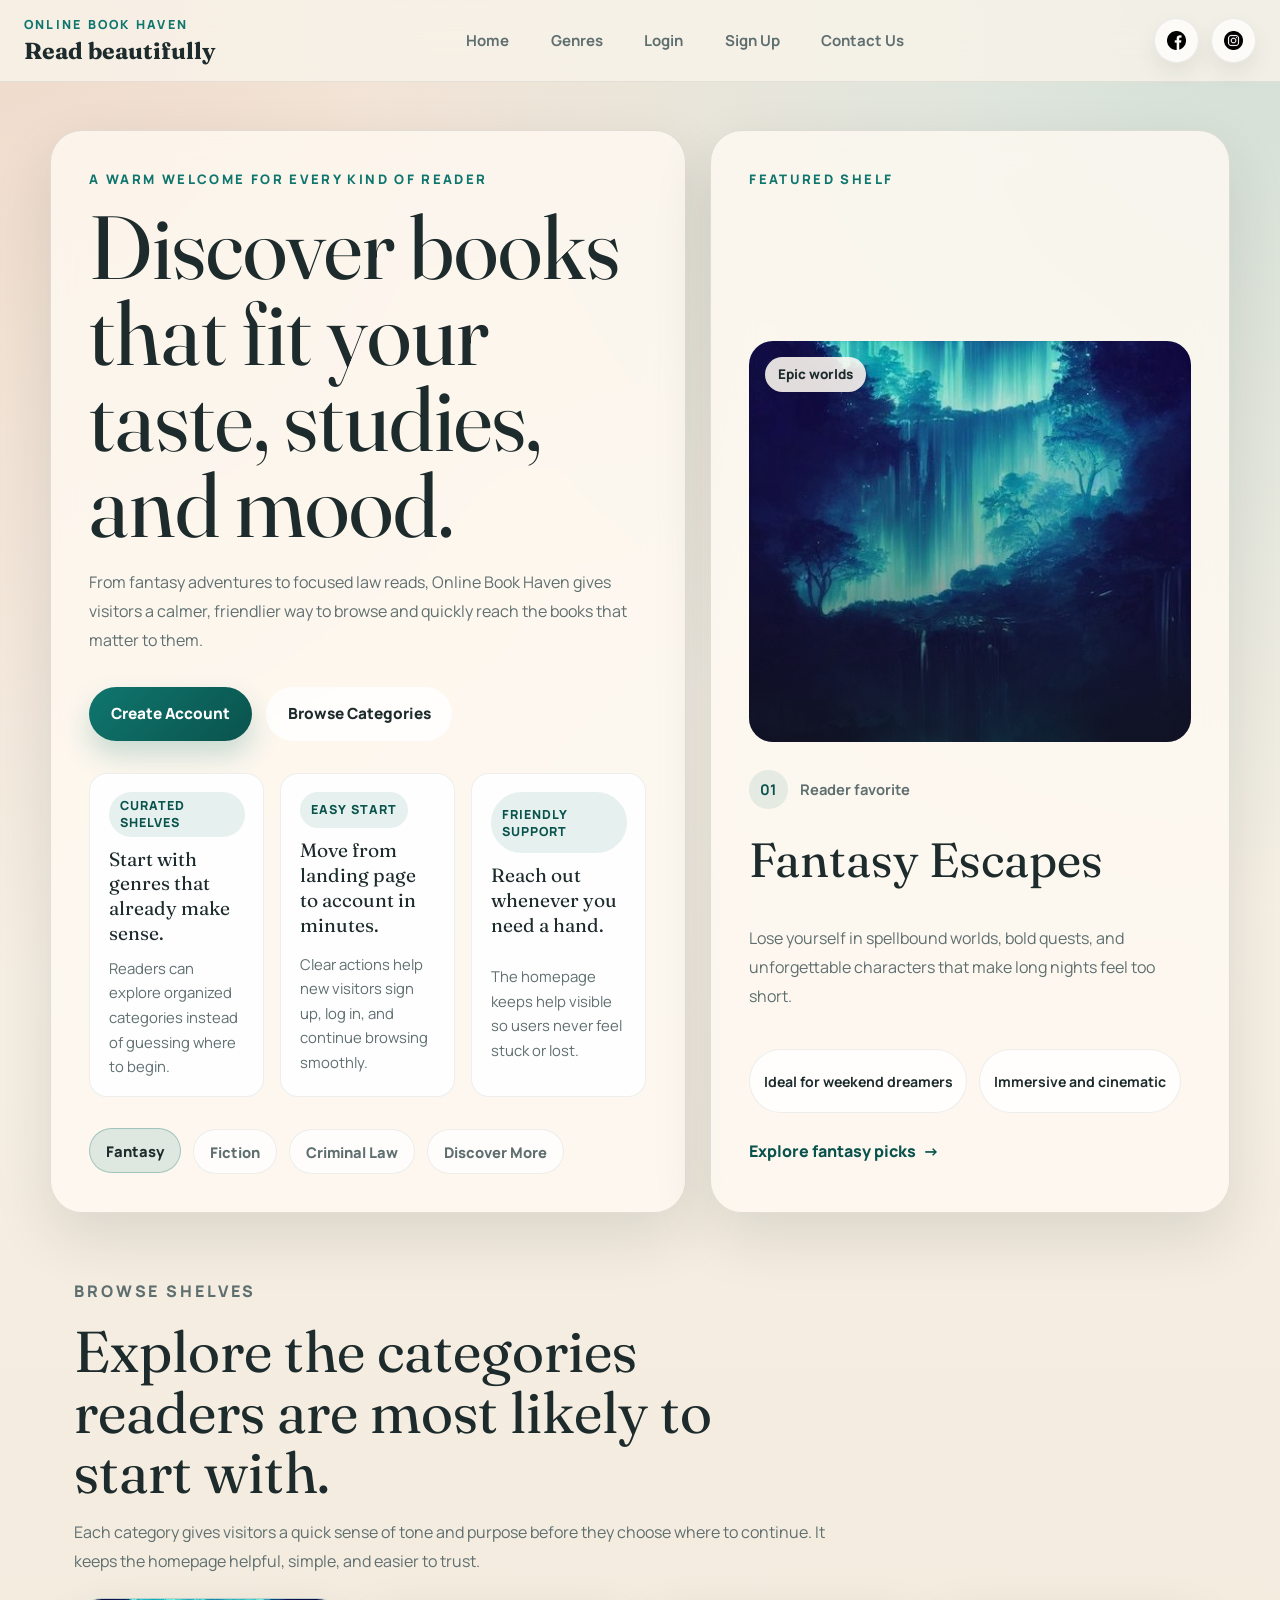
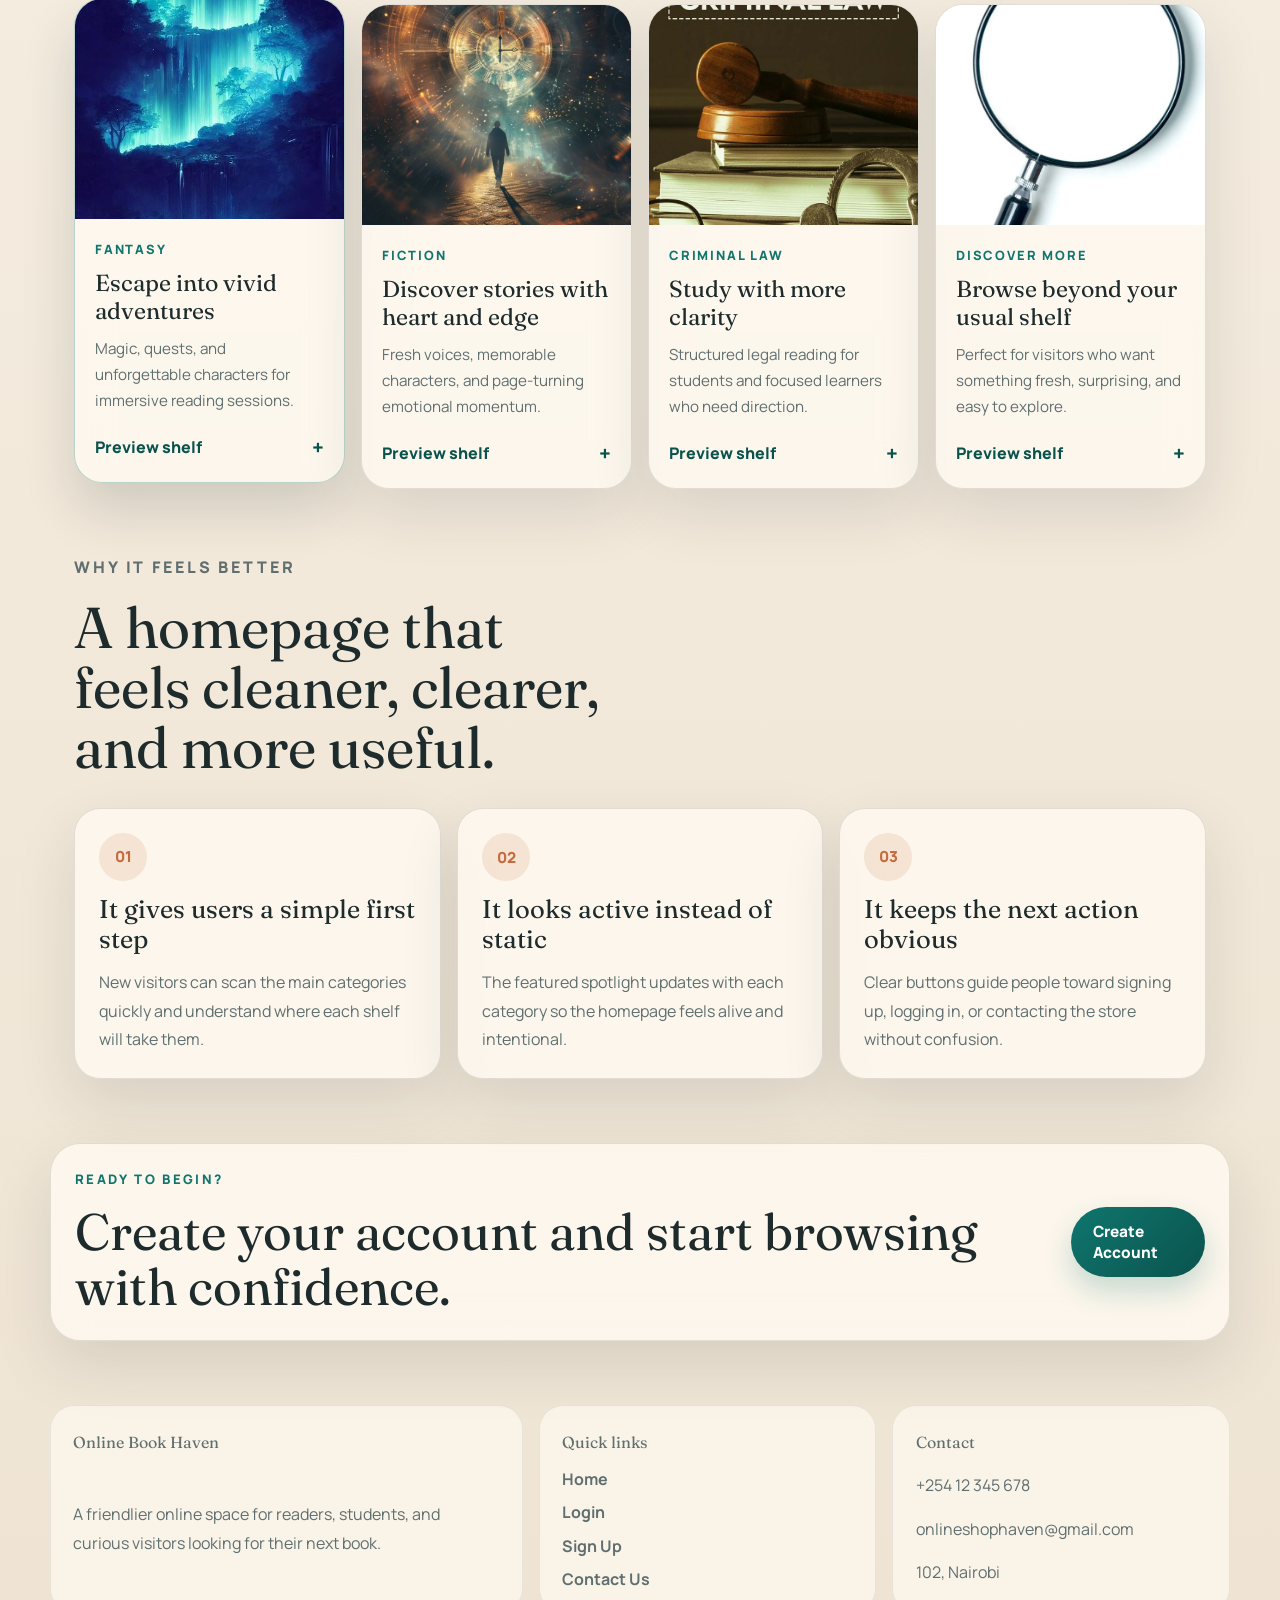
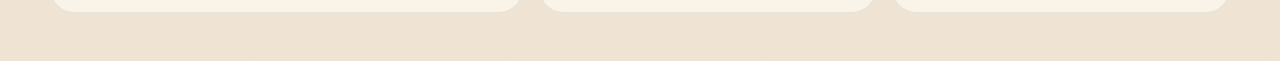
<file: index.html>
<!DOCTYPE html>
<html lang="en">
<head>
    <meta charset="UTF-8">
    <meta name="viewport" content="width=device-width, initial-scale=1.0">
    <meta name="description" content="Discover curated book genres, interactive previews, and a smoother welcome experience at Online Book Haven.">
    <title>Online Book Haven</title>
    <link rel="icon" href="img/fav.png" type="image/icon">
    <link rel="preconnect" href="https://fonts.googleapis.com">
    <link rel="preconnect" href="https://fonts.gstatic.com" crossorigin>
    <link href="https://fonts.googleapis.com/css2?family=Fraunces:opsz,wght@9..144,600;9..144,700&family=Manrope:wght@400;500;600;700;800&display=swap" rel="stylesheet">
    <link rel="stylesheet" href="css/reset.css">
    <link rel="stylesheet" href="css/main.css">
    <link rel="stylesheet" href="css/index.css?v=20260427-2">
</head>
<body class="home-page">
    <header class="header-main">
        <a class="brand-lockup" href="index.html" aria-label="Online Book Haven home">
            <span class="brand-lockup__eyebrow">Online Book Haven</span>
            <span class="brand-lockup__title">Read beautifully</span>
        </a>

        <button class="nav-toggle" type="button" aria-expanded="false" aria-controls="primary-nav" aria-label="Toggle navigation">
            <span></span>
            <span></span>
            <span></span>
        </button>

        <nav class="header-main-nav" id="primary-nav">
            <ul>
                <li><a href="index.html">Home</a></li>
                <li><a href="#genres">Genres</a></li>
                <li><a href="Lgin.php">Login</a></li>
                <li><a href="Sign.php">Sign Up</a></li>
                <li><a href="contact.html">Contact Us</a></li>
            </ul>
        </nav>

        <div class="header-main-sm">
            <a href="https://www.facebook.com" target="_blank" rel="noreferrer" aria-label="Facebook">
                <img src="img/facebook.png" alt="Facebook">
            </a>
            <a href="https://www.instagram.com" target="_blank" rel="noreferrer" aria-label="Instagram">
                <img src="img/instagram.jpg" alt="Instagram">
            </a>
        </div>
    </header>

    <main class="home-hero" id="top">
        <section class="hero-panel reveal is-visible">
            <div class="hero-copy">
                <p class="eyebrow">A warm welcome for every kind of reader</p>
                <h1>Discover books that fit your taste, studies, and mood.</h1>
                <p class="hero-text">
                    From fantasy adventures to focused law reads, Online Book Haven gives visitors a calmer,
                    friendlier way to browse and quickly reach the books that matter to them.
                </p>

                <div class="hero-actions">
                    <a class="button button-primary" href="Sign.php">Create Account</a>
                    <a class="button button-secondary" href="#genres">Browse Categories</a>
                </div>

                <div class="hero-highlights">
                    <article class="highlight-card reveal">
                        <span class="highlight-label">Curated Shelves</span>
                        <h3>Start with genres that already make sense.</h3>
                        <p>Readers can explore organized categories instead of guessing where to begin.</p>
                    </article>
                    <article class="highlight-card reveal">
                        <span class="highlight-label">Easy Start</span>
                        <h3>Move from landing page to account in minutes.</h3>
                        <p>Clear actions help new visitors sign up, log in, and continue browsing smoothly.</p>
                    </article>
                    <article class="highlight-card reveal">
                        <span class="highlight-label">Friendly Support</span>
                        <h3>Reach out whenever you need a hand.</h3>
                        <p>The homepage keeps help visible so users never feel stuck or lost.</p>
                    </article>
                </div>

                <div class="mood-switcher" aria-label="Quick genre previews">
                    <button class="mood-chip is-active" type="button" data-shelf-trigger="fantasy" aria-pressed="true">Fantasy</button>
                    <button class="mood-chip" type="button" data-shelf-trigger="fiction" aria-pressed="false">Fiction</button>
                    <button class="mood-chip" type="button" data-shelf-trigger="law" aria-pressed="false">Criminal Law</button>
                    <button class="mood-chip" type="button" data-shelf-trigger="discover" aria-pressed="false">Discover More</button>
                </div>
            </div>

            <aside class="spotlight-card reveal" aria-live="polite">
                <p class="spotlight-label">Featured shelf</p>
                <div class="spotlight-media" id="spotlightMedia">
                    <span class="spotlight-badge" id="spotlightBadge">Epic worlds</span>
                </div>

                <div class="spotlight-copy">
                    <div class="spotlight-kicker">
                        <span id="spotlightIndex">01</span>
                        <span id="spotlightTag">Reader favorite</span>
                    </div>

                    <h2 id="spotlightTitle">Fantasy Escapes</h2>
                    <p id="spotlightDescription">
                        Lose yourself in spellbound worlds, bold quests, and unforgettable characters that make long nights feel too short.
                    </p>

                    <ul class="spotlight-meta">
                        <li id="spotlightAudience">Ideal for weekend dreamers</li>
                        <li id="spotlightPace">Immersive and cinematic</li>
                    </ul>

                    <a class="spotlight-link" href="#genres" id="spotlightLink">Explore fantasy picks</a>
                </div>
            </aside>
        </section>
    </main>

    <section class="home-section reveal" id="genres">
        <div class="section-heading">
            <p class="section-kicker">Browse shelves</p>
            <h2>Explore the categories readers are most likely to start with.</h2>
            <p>
                Each category gives visitors a quick sense of tone and purpose before they choose where to continue.
                It keeps the homepage helpful, simple, and easier to trust.
            </p>
        </div>

        <div class="genre-grid">
            <button
                class="genre-card is-active"
                type="button"
                data-shelf-button
                data-shelf="fantasy"
                data-title="Fantasy Escapes"
                data-description="Lose yourself in spellbound worlds, bold quests, and unforgettable characters that make long nights feel too short."
                data-badge="Epic worlds"
                data-tag="Reader favorite"
                data-audience="Ideal for weekend dreamers"
                data-pace="Immersive and cinematic"
                data-image="img/Categories/fant.jpg"
                data-link-label="Explore fantasy picks"
                aria-pressed="true"
            >
                <span class="genre-card__image" style="background-image: url('img/Categories/fant.jpg');"></span>
                <span class="genre-card__content">
                    <span class="genre-card__eyebrow">Fantasy</span>
                    <strong>Escape into vivid adventures</strong>
                    <span>Magic, quests, and unforgettable characters for immersive reading sessions.</span>
                </span>
                <span class="genre-card__action">Preview shelf</span>
            </button>

            <button
                class="genre-card"
                type="button"
                data-shelf-button
                data-shelf="fiction"
                data-title="Modern Fiction Picks"
                data-description="Follow emotionally rich stories, sharp dialogue, and contemporary voices that stay with you long after the final chapter."
                data-badge="Character-led stories"
                data-tag="Fresh voices"
                data-audience="Ideal for thoughtful readers"
                data-pace="Balanced and reflective"
                data-image="img/Categories/fict.jpg"
                data-link-label="Explore fiction picks"
                aria-pressed="false"
            >
                <span class="genre-card__image" style="background-image: url('img/Categories/fict.jpg');"></span>
                <span class="genre-card__content">
                    <span class="genre-card__eyebrow">Fiction</span>
                    <strong>Discover stories with heart and edge</strong>
                    <span>Fresh voices, memorable characters, and page-turning emotional momentum.</span>
                </span>
                <span class="genre-card__action">Preview shelf</span>
            </button>

            <button
                class="genre-card"
                type="button"
                data-shelf-button
                data-shelf="law"
                data-title="Criminal Law Essentials"
                data-description="Explore focused legal reads that help students and curious minds break down cases, systems, and real-world legal thinking."
                data-badge="Study-ready"
                data-tag="Knowledge shelf"
                data-audience="Ideal for focused learners"
                data-pace="Clear and structured"
                data-image="img/Categories/crim.jpg"
                data-link-label="Explore law picks"
                aria-pressed="false"
            >
                <span class="genre-card__image" style="background-image: url('img/Categories/crim.jpg');"></span>
                <span class="genre-card__content">
                    <span class="genre-card__eyebrow">Criminal Law</span>
                    <strong>Study with more clarity</strong>
                    <span>Structured legal reading for students and focused learners who need direction.</span>
                </span>
                <span class="genre-card__action">Preview shelf</span>
            </button>

            <button
                class="genre-card"
                type="button"
                data-shelf-button
                data-shelf="discover"
                data-title="Discover Something New"
                data-description="Use the homepage as a launchpad for surprise finds, hidden gems, and the next category that might become your new favorite."
                data-badge="Open-ended"
                data-tag="Explorer mode"
                data-audience="Ideal for curious browsers"
                data-pace="Flexible and playful"
                data-image="img/Categories/find.jpg"
                data-link-label="Explore more categories"
                aria-pressed="false"
            >
                <span class="genre-card__image" style="background-image: url('img/Categories/find.jpg');"></span>
                <span class="genre-card__content">
                    <span class="genre-card__eyebrow">Discover More</span>
                    <strong>Browse beyond your usual shelf</strong>
                    <span>Perfect for visitors who want something fresh, surprising, and easy to explore.</span>
                </span>
                <span class="genre-card__action">Preview shelf</span>
            </button>
        </div>
    </section>

    <section class="home-section experience-strip reveal" id="journey">
        <div class="section-heading narrow">
            <p class="section-kicker">Why it feels better</p>
            <h2>A homepage that feels cleaner, clearer, and more useful.</h2>
        </div>

        <div class="journey-grid">
            <article class="journey-card">
                <span class="journey-step">01</span>
                <h3>It gives users a simple first step</h3>
                <p>New visitors can scan the main categories quickly and understand where each shelf will take them.</p>
            </article>

            <article class="journey-card">
                <span class="journey-step">02</span>
                <h3>It looks active instead of static</h3>
                <p>The featured spotlight updates with each category so the homepage feels alive and intentional.</p>
            </article>

            <article class="journey-card">
                <span class="journey-step">03</span>
                <h3>It keeps the next action obvious</h3>
                <p>Clear buttons guide people toward signing up, logging in, or contacting the store without confusion.</p>
            </article>
        </div>
    </section>

    <section class="cta-banner reveal">
        <div>
            <p class="section-kicker">Ready to begin?</p>
            <h2>Create your account and start browsing with confidence.</h2>
        </div>
        <a class="button button-primary" href="Sign.php">Create Account</a>
    </section>

    <footer class="footer-main">
        <div class="footer-main-flex">
            <div class="footer-column">
                <p class="footer-title">Online Book Haven</p>
                <p>A friendlier online space for readers, students, and curious visitors looking for their next book.</p>
            </div>

            <div class="footer-column">
                <p class="footer-title">Quick links</p>
                <a href="index.html">Home</a>
                <a href="Lgin.php">Login</a>
                <a href="Sign.php">Sign Up</a>
                <a href="contact.html">Contact Us</a>
            </div>

            <div class="footer-column">
                <p class="footer-title">Contact</p>
                <p>+254 12 345 678</p>
                <p>onlineshophaven@gmail.com</p>
                <p>102, Nairobi</p>
            </div>
        </div>
    </footer>

    <script src="index.js?v=20260427-2"></script>
</body>
</html>
</file>
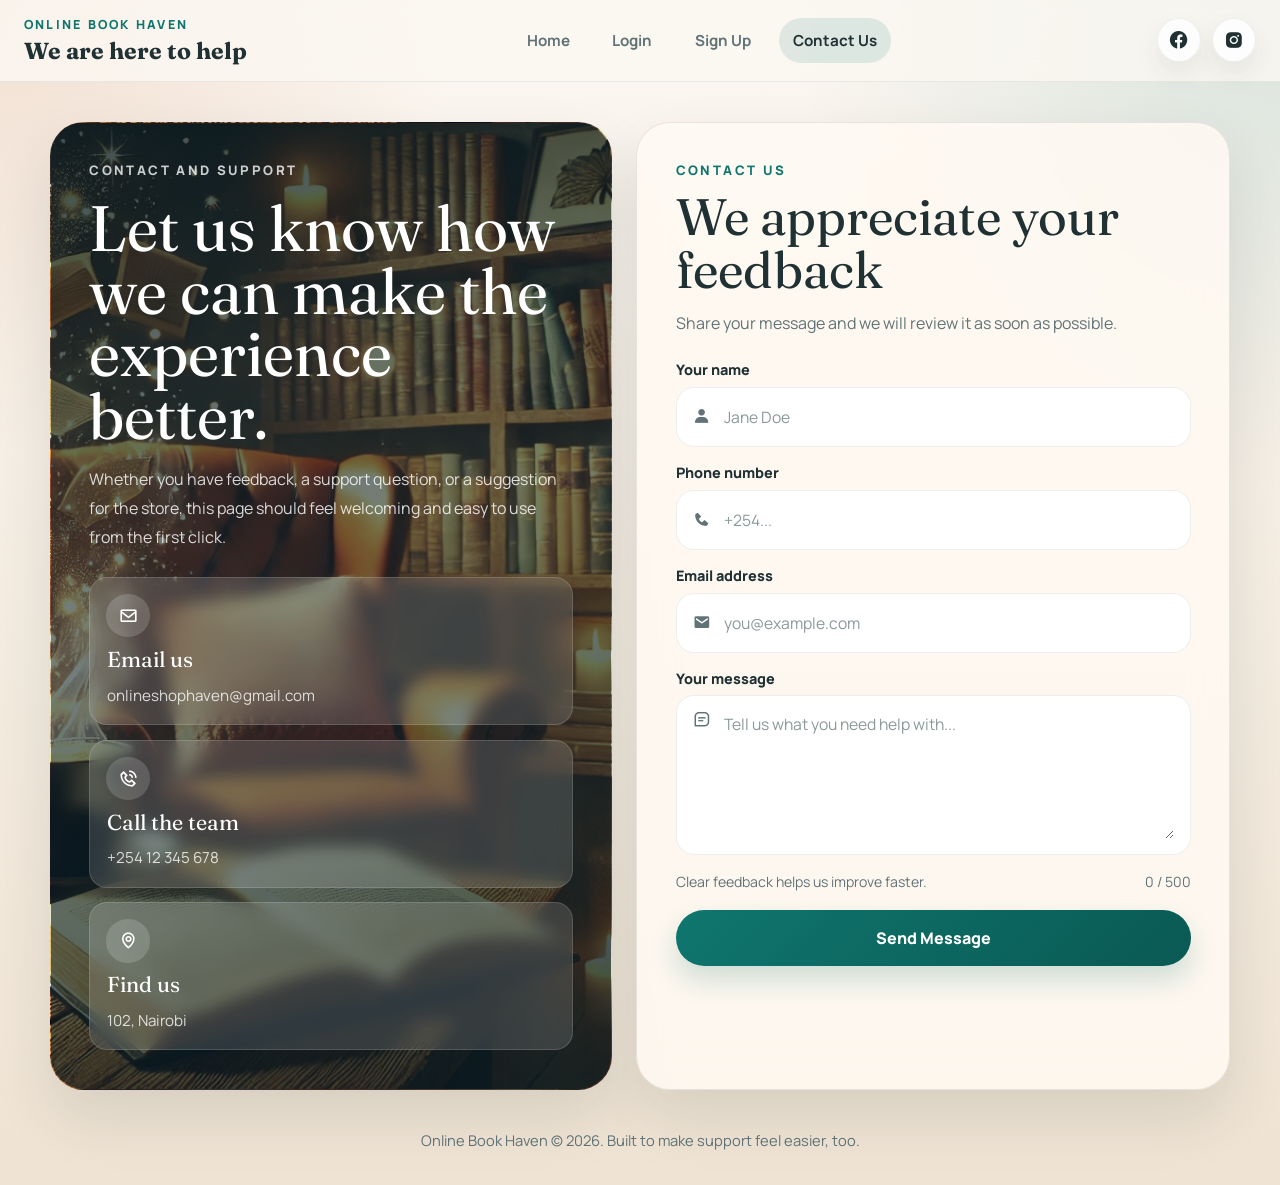
<file: contact.html>
<!DOCTYPE html>
<html lang="en">
<head>
    <meta charset="UTF-8">
    <meta name="viewport" content="width=device-width, initial-scale=1.0">
    <meta name="description" content="Contact Online Book Haven for support, feedback, or questions.">
    <title>Contact Us | Online Book Haven</title>
    <link rel="icon" href="img/fav.png" type="image/icon">
    <link rel="preconnect" href="https://fonts.googleapis.com">
    <link rel="preconnect" href="https://fonts.gstatic.com" crossorigin>
    <link href="https://fonts.googleapis.com/css2?family=Fraunces:opsz,wght@9..144,600;9..144,700&family=Manrope:wght@400;500;600;700;800&display=swap" rel="stylesheet">
    <link href="https://unpkg.com/boxicons@2.1.4/css/boxicons.min.css" rel="stylesheet">
    <link rel="stylesheet" href="css/reset.css">
    <link rel="stylesheet" href="css/main.css">
    <link rel="stylesheet" href="css/guest-pages.css?v=20260427-1">
</head>
<body class="guest-page contact-page">
    <header class="site-header">
        <a class="site-brand" href="index.html" aria-label="Online Book Haven home">
            <span class="site-brand__eyebrow">Online Book Haven</span>
            <span class="site-brand__title">We are here to help</span>
        </a>

        <button class="site-toggle" type="button" aria-expanded="false" aria-controls="guest-nav" aria-label="Toggle navigation">
            <span></span>
            <span></span>
            <span></span>
        </button>

        <nav class="site-nav" id="guest-nav">
            <ul>
                <li><a href="index.html">Home</a></li>
                <li><a href="Lgin.php">Login</a></li>
                <li><a href="Sign.php">Sign Up</a></li>
                <li><a href="contact.html" aria-current="page">Contact Us</a></li>
            </ul>
        </nav>

        <div class="site-social">
            <a href="https://www.facebook.com" target="_blank" rel="noreferrer" aria-label="Facebook">
                <i class="bx bxl-facebook-circle"></i>
            </a>
            <a href="https://www.instagram.com" target="_blank" rel="noreferrer" aria-label="Instagram">
                <i class="bx bxl-instagram-alt"></i>
            </a>
        </div>
    </header>

    <main class="guest-main">
        <section class="page-card page-card--contact">
            <aside class="page-aside">
                <p class="page-kicker">Contact and support</p>
                <h1>Let us know how we can make the experience better.</h1>
                <p class="page-description">
                    Whether you have feedback, a support question, or a suggestion for the store, this page should
                    feel welcoming and easy to use from the first click.
                </p>

                <div class="aside-grid">
                    <article class="aside-tile">
                        <span class="aside-tile__icon"><i class="bx bx-envelope"></i></span>
                        <h2>Email us</h2>
                        <p>onlineshophaven@gmail.com</p>
                    </article>

                    <article class="aside-tile">
                        <span class="aside-tile__icon"><i class="bx bx-phone-call"></i></span>
                        <h2>Call the team</h2>
                        <p>+254 12 345 678</p>
                    </article>

                    <article class="aside-tile">
                        <span class="aside-tile__icon"><i class="bx bx-map"></i></span>
                        <h2>Find us</h2>
                        <p>102, Nairobi</p>
                    </article>
                </div>
            </aside>

            <section class="page-panel">
                <p class="panel-kicker">Contact us</p>
                <h2>We appreciate your feedback</h2>
                <p class="panel-text">Share your message and we will review it as soon as possible.</p>

                <form action="" method="POST" class="guest-form guest-form--contact">
                    <input type="hidden" name="access_key" value="7096b784-cb95-4ccf-8ca3-2f3926c2eb8d">

                    <label class="field">
                        <span class="field__label">Your name</span>
                        <span class="field__control">
                            <i class="bx bxs-user"></i>
                            <input class="input-control" type="text" name="name" placeholder="Jane Doe" autocomplete="name" required>
                        </span>
                    </label>

                    <label class="field">
                        <span class="field__label">Phone number</span>
                        <span class="field__control">
                            <i class="bx bxs-phone"></i>
                            <input class="input-control" type="tel" name="phone" placeholder="+254..." autocomplete="tel" required>
                        </span>
                    </label>

                    <label class="field">
                        <span class="field__label">Email address</span>
                        <span class="field__control">
                            <i class="bx bxs-envelope"></i>
                            <input class="input-control" type="email" name="email" placeholder="you@example.com" autocomplete="email" required>
                        </span>
                    </label>

                    <label class="field">
                        <span class="field__label">Your message</span>
                        <span class="field__control field__control--textarea">
                            <i class="bx bx-message-square-detail"></i>
                            <textarea class="input-control input-control--textarea" name="message" placeholder="Tell us what you need help with..." maxlength="500" required data-message-input></textarea>
                        </span>
                    </label>

                    <p class="field-note field-note--inline">
                        <span>Clear feedback helps us improve faster.</span>
                        <span data-message-count>0 / 500</span>
                    </p>

                    <button type="submit" class="primary-button">Send Message</button>
                </form>
            </section>
        </section>
    </main>

    <footer class="guest-footer">
        <p>Online Book Haven &copy; <span data-current-year>2026</span>. Built to make support feel easier, too.</p>
    </footer>

    <script src="js/guest-pages.js?v=20260427-1"></script>
</body>
</html>
</file>
<file: css/main.css>
.table-responsive{
    align-items: center;
    justify-content: center;
    display: flex;
    flex-wrap: wrap;
    overflow-x: auto;
    width: 100%;
    margin: 0 auto;
    border-collapse: collapse;
    border-radius: 10px;
    border: 1px solid #ddd;
}

.table-responsive table{
    width: 100%;
    border-collapse: collapse;
}

.table-responsive table th, .table-responsive table td{
    border: 1px solid #ddd;
    padding: 8px;
    text-align: left;
}

.table-responsive table th{
    background-color: #f2f2f2;
}

.table-responsive table tr:nth-child(even){
    background-color: #f9f9f9;
}

.table-responsive table tr:hover{
    background-color: #ddd;
}

.table-responsive table td:nth-child(2){
    text-align: right;
}
.table-striped{
    border-collapse: collapse;
    border-radius: 10px;
    border: 1px solid #ddd;
    width: 100%;
    margin: 0 auto;
    border-spacing: 0;
}

.table-striped th, .table-striped td{
    border: 1px solid #ddd;
    padding: 8px;
    text-align: left;
}

.table-striped th{
    background-color: #f2f2f2;
}

.table-striped tr:nth-child(even){
    background-color: #f9f9f9;
    color: #333;
}

.table-striped tr:hover{
    background-color: #ddd;
    color: #333;
}

.table-striped td:nth-child(2){
    text-align: right;
}
</file>
<file: css/index.css>
:root {
    --home-bg: #f4ede1;
    --home-surface: rgba(255, 250, 243, 0.78);
    --home-surface-strong: rgba(255, 255, 255, 0.9);
    --home-text: #1d2b2c;
    --home-muted: #5f6f70;
    --home-line: rgba(29, 43, 44, 0.12);
    --home-brand: #0f766e;
    --home-brand-dark: #0a534d;
    --home-accent: #c56a3d;
    --home-shadow: 0 24px 60px rgba(29, 43, 44, 0.12);
    --home-radius-xl: 32px;
    --home-radius-lg: 24px;
    --home-radius-md: 18px;
}

html {
    scroll-behavior: smooth;
}

.home-page {
    min-height: 100vh;
    color: var(--home-text);
    font-family: "Manrope", sans-serif;
    background:
        radial-gradient(circle at top left, rgba(197, 106, 61, 0.18), transparent 28%),
        radial-gradient(circle at top right, rgba(15, 118, 110, 0.16), transparent 26%),
        linear-gradient(180deg, #f8f3ea 0%, #efe4d3 100%);
}

.home-page a,
.home-page button {
    cursor: pointer;
}

.home-page a {
    color: inherit;
    text-decoration: none;
}

.home-page img {
    display: block;
    max-width: 100%;
}

.home-page .header-main {
    position: sticky;
    top: 0;
    z-index: 1000;
    display: flex;
    align-items: center;
    justify-content: space-between;
    gap: 1.5rem;
    padding: 1rem 1.5rem;
    background: rgba(248, 243, 234, 0.82);
    border-bottom: 1px solid rgba(29, 43, 44, 0.08);
    backdrop-filter: blur(18px);
}

.home-page .brand-lockup {
    display: grid;
    gap: 0.2rem;
}

.home-page .brand-lockup__eyebrow {
    font-size: 0.78rem;
    letter-spacing: 0.18em;
    text-transform: uppercase;
    color: var(--home-brand);
    font-weight: 800;
}

.home-page .brand-lockup__title {
    font-family: "Fraunces", serif;
    font-size: 1.45rem;
    font-weight: 700;
}

.home-page .header-main-nav ul {
    display: flex;
    align-items: center;
    gap: 1rem;
}

.home-page .header-main-nav a {
    display: inline-flex;
    align-items: center;
    min-height: 2.8rem;
    padding: 0.35rem 0.8rem;
    border-radius: 999px;
    font-size: 0.94rem;
    font-weight: 700;
    color: var(--home-muted);
    transition: background-color 180ms ease, color 180ms ease, transform 180ms ease;
}

.home-page .header-main-nav a:hover,
.home-page .header-main-nav a:focus-visible {
    color: var(--home-text);
    background: rgba(15, 118, 110, 0.1);
    transform: translateY(-1px);
}

.home-page .header-main-sm {
    display: flex;
    align-items: center;
    gap: 0.75rem;
}

.home-page .header-main-sm a {
    display: grid;
    place-items: center;
    width: 2.8rem;
    height: 2.8rem;
    border-radius: 50%;
    background: rgba(255, 255, 255, 0.72);
    border: 1px solid rgba(29, 43, 44, 0.08);
    box-shadow: 0 10px 22px rgba(29, 43, 44, 0.08);
    transition: transform 180ms ease, box-shadow 180ms ease;
}

.home-page .header-main-sm a:hover,
.home-page .header-main-sm a:focus-visible {
    transform: translateY(-2px);
    box-shadow: 0 14px 26px rgba(29, 43, 44, 0.12);
}

.home-page .header-main-sm img {
    width: 1.2rem;
    height: 1.2rem;
    object-fit: cover;
}

.home-page .nav-toggle {
    display: none;
    grid-template-columns: 1fr;
    gap: 0.28rem;
    padding: 0.7rem;
    border-radius: 16px;
    background: rgba(255, 255, 255, 0.72);
    border: 1px solid rgba(29, 43, 44, 0.08);
}

.home-page .nav-toggle span {
    display: block;
    width: 1.3rem;
    height: 2px;
    border-radius: 999px;
    background: var(--home-text);
    transition: transform 200ms ease, opacity 200ms ease;
}

.home-page .header-main.is-open .nav-toggle span:nth-child(1) {
    transform: translateY(6px) rotate(45deg);
}

.home-page .header-main.is-open .nav-toggle span:nth-child(2) {
    opacity: 0;
}

.home-page .header-main.is-open .nav-toggle span:nth-child(3) {
    transform: translateY(-6px) rotate(-45deg);
}

.home-page .home-hero,
.home-page .home-section,
.home-page .cta-banner,
.home-page .footer-main {
    padding-left: 1.5rem;
    padding-right: 1.5rem;
}

.home-page .hero-panel,
.home-page .home-section,
.home-page .cta-banner,
.home-page .footer-main-flex {
    max-width: 1180px;
    margin: 0 auto;
}

.home-page .home-hero {
    padding-top: 3rem;
    padding-bottom: 2rem;
}

.home-page .hero-panel {
    display: grid;
    grid-template-columns: minmax(0, 1.1fr) minmax(320px, 0.9fr);
    gap: 1.5rem;
    align-items: stretch;
}

.home-page .hero-copy,
.home-page .spotlight-card,
.home-page .genre-card,
.home-page .journey-card,
.home-page .cta-banner {
    background: var(--home-surface);
    border: 1px solid var(--home-line);
    box-shadow: var(--home-shadow);
    backdrop-filter: blur(18px);
}

.home-page .hero-copy,
.home-page .spotlight-card {
    padding: clamp(1.5rem, 3vw, 3rem);
    border-radius: var(--home-radius-xl);
}

.home-page .eyebrow,
.home-page .section-kicker,
.home-page .spotlight-label {
    margin-bottom: 1rem;
    font-size: 0.82rem;
    font-weight: 800;
    letter-spacing: 0.18em;
    text-transform: uppercase;
    color: var(--home-brand);
}

.home-page h1,
.home-page h2,
.home-page h3 {
    font-family: "Fraunces", serif;
    color: var(--home-text);
}

.home-page h1 {
    max-width: 12ch;
    font-size: clamp(3rem, 7vw, 6.25rem);
    line-height: 0.96;
}

.home-page .hero-text,
.home-page .section-heading p,
.home-page .journey-card p,
.home-page .footer-column p {
    color: var(--home-muted);
    font-size: 1rem;
    line-height: 1.8;
}

.home-page .hero-text {
    max-width: 58ch;
    margin-top: 1.3rem;
}

.home-page .hero-actions {
    display: flex;
    flex-wrap: wrap;
    gap: 0.9rem;
    margin-top: 2rem;
}

.home-page .button {
    display: inline-flex;
    align-items: center;
    justify-content: center;
    min-height: 3.4rem;
    padding: 0.85rem 1.35rem;
    border-radius: 999px;
    font-size: 0.96rem;
    font-weight: 800;
    transition: transform 180ms ease, background-color 180ms ease, color 180ms ease, box-shadow 180ms ease;
}

.home-page .button:hover,
.home-page .button:focus-visible {
    transform: translateY(-2px);
}

.home-page .button-primary {
    color: #fff;
    background: linear-gradient(135deg, var(--home-brand) 0%, var(--home-brand-dark) 100%);
    box-shadow: 0 14px 28px rgba(15, 118, 110, 0.22);
}

.home-page .button-secondary {
    color: var(--home-text);
    background: rgba(255, 255, 255, 0.8);
}

.home-page .hero-highlights {
    display: grid;
    grid-template-columns: repeat(3, minmax(0, 1fr));
    gap: 1rem;
    margin-top: 2rem;
}

.home-page .highlight-card {
    display: grid;
    gap: 0.6rem;
    padding: 1.1rem 1.15rem;
    border-radius: var(--home-radius-md);
    background: var(--home-surface-strong);
    border: 1px solid rgba(29, 43, 44, 0.08);
}

.home-page .highlight-label {
    display: inline-flex;
    align-items: center;
    width: fit-content;
    min-height: 2rem;
    padding: 0.35rem 0.7rem;
    border-radius: 999px;
    background: rgba(15, 118, 110, 0.1);
    color: var(--home-brand-dark);
    font-size: 0.78rem;
    font-weight: 800;
    letter-spacing: 0.08em;
    text-transform: uppercase;
}

.home-page .highlight-card h3 {
    font-size: 1.2rem;
    line-height: 1.3;
}

.home-page .highlight-card p {
    color: var(--home-muted);
    line-height: 1.65;
    font-size: 0.93rem;
}

.home-page .mood-switcher {
    display: flex;
    flex-wrap: wrap;
    gap: 0.75rem;
    margin-top: 2rem;
}

.home-page .mood-chip {
    display: inline-flex;
    align-items: center;
    justify-content: center;
    min-height: 2.8rem;
    padding: 0.65rem 1rem;
    border-radius: 999px;
    background: rgba(255, 255, 255, 0.75);
    border: 1px solid rgba(29, 43, 44, 0.08);
    color: var(--home-muted);
    font-size: 0.92rem;
    font-weight: 800;
    transition: transform 180ms ease, color 180ms ease, background-color 180ms ease, border-color 180ms ease;
}

.home-page .mood-chip:hover,
.home-page .mood-chip:focus-visible,
.home-page .mood-chip.is-active {
    transform: translateY(-1px);
    color: var(--home-text);
    background: rgba(15, 118, 110, 0.12);
    border-color: rgba(15, 118, 110, 0.3);
}

.home-page .spotlight-card {
    display: grid;
    gap: 1rem;
    transition: transform 220ms ease, box-shadow 220ms ease;
}

.home-page .spotlight-media {
    position: relative;
    min-height: 280px;
    border-radius: var(--home-radius-lg);
    overflow: hidden;
    background-image:
        linear-gradient(180deg, rgba(15, 20, 21, 0.08), rgba(15, 20, 21, 0.52)),
        url("../img/Categories/fant.jpg");
    background-size: cover;
    background-position: center;
}

.home-page .spotlight-media::after {
    content: "";
    position: absolute;
    inset: auto 0 0 0;
    height: 45%;
    background: linear-gradient(180deg, transparent 0%, rgba(15, 20, 21, 0.48) 100%);
}

.home-page .spotlight-badge {
    position: absolute;
    top: 1rem;
    left: 1rem;
    z-index: 1;
    display: inline-flex;
    align-items: center;
    min-height: 2.2rem;
    padding: 0.4rem 0.8rem;
    border-radius: 999px;
    background: rgba(255, 250, 243, 0.88);
    color: var(--home-text);
    font-size: 0.84rem;
    font-weight: 800;
}

.home-page .spotlight-copy {
    display: grid;
    gap: 0.9rem;
}

.home-page .spotlight-kicker {
    display: flex;
    align-items: center;
    gap: 0.75rem;
    color: var(--home-muted);
    font-size: 0.92rem;
    font-weight: 700;
}

.home-page .spotlight-kicker span:first-child {
    display: inline-flex;
    align-items: center;
    justify-content: center;
    min-width: 2.4rem;
    min-height: 2.4rem;
    border-radius: 50%;
    background: rgba(15, 118, 110, 0.1);
    color: var(--home-brand-dark);
}

.home-page .spotlight-copy h2 {
    font-size: clamp(2rem, 4vw, 3rem);
    line-height: 1.05;
}

.home-page .spotlight-copy p {
    color: var(--home-muted);
    line-height: 1.8;
}

.home-page .spotlight-meta {
    display: flex;
    flex-wrap: wrap;
    gap: 0.75rem;
}

.home-page .spotlight-meta li {
    display: inline-flex;
    align-items: center;
    min-height: 2.5rem;
    padding: 0.55rem 0.85rem;
    border-radius: 999px;
    background: rgba(255, 255, 255, 0.82);
    border: 1px solid rgba(29, 43, 44, 0.08);
    color: var(--home-text);
    font-size: 0.88rem;
    font-weight: 700;
}

.home-page .spotlight-link {
    display: inline-flex;
    align-items: center;
    gap: 0.45rem;
    width: fit-content;
    color: var(--home-brand-dark);
    font-weight: 800;
}

.home-page .spotlight-link::after {
    content: "->";
}

.home-page .home-section {
    padding-top: 2rem;
    padding-bottom: 1rem;
}

.home-page .section-heading {
    max-width: 760px;
    margin-bottom: 1.8rem;
}

.home-page .section-heading h2 {
    font-size: clamp(2rem, 5vw, 3.6rem);
    line-height: 1.05;
    margin-bottom: 0.9rem;
}

.home-page .section-heading.narrow {
    max-width: 540px;
}

.home-page .genre-grid {
    display: grid;
    grid-template-columns: repeat(4, minmax(0, 1fr));
    gap: 1rem;
}

.home-page .genre-card {
    display: grid;
    grid-template-rows: 220px 1fr auto;
    text-align: left;
    padding: 0;
    overflow: hidden;
    border-radius: 28px;
    transition: transform 220ms ease, box-shadow 220ms ease, border-color 220ms ease;
}

.home-page .genre-card:hover,
.home-page .genre-card:focus-visible,
.home-page .genre-card.is-active {
    transform: translateY(-6px);
    border-color: rgba(15, 118, 110, 0.28);
    box-shadow: 0 28px 52px rgba(29, 43, 44, 0.16);
}

.home-page .genre-card__image {
    display: block;
    background-size: cover;
    background-position: center;
}

.home-page .genre-card__content {
    display: grid;
    gap: 0.7rem;
    padding: 1.3rem 1.25rem 0;
}

.home-page .genre-card__eyebrow {
    font-size: 0.8rem;
    letter-spacing: 0.14em;
    text-transform: uppercase;
    font-weight: 800;
    color: var(--home-brand);
}

.home-page .genre-card strong {
    font-family: "Fraunces", serif;
    font-size: 1.45rem;
    line-height: 1.2;
    color: var(--home-text);
}

.home-page .genre-card__content span:last-child {
    color: var(--home-muted);
    line-height: 1.7;
    font-size: 0.95rem;
}

.home-page .genre-card__action {
    display: inline-flex;
    align-items: center;
    justify-content: space-between;
    padding: 1.2rem 1.25rem 1.3rem;
    font-weight: 800;
    color: var(--home-brand-dark);
}

.home-page .genre-card__action::after {
    content: "+";
    font-size: 1.3rem;
}

.home-page .experience-strip {
    padding-top: 3rem;
}

.home-page .journey-grid {
    display: grid;
    grid-template-columns: repeat(3, minmax(0, 1fr));
    gap: 1rem;
}

.home-page .journey-card {
    display: grid;
    gap: 0.8rem;
    padding: 1.5rem;
    border-radius: 26px;
    transition: transform 200ms ease, box-shadow 200ms ease;
}

.home-page .journey-card:hover,
.home-page .journey-card:focus-within {
    transform: translateY(-4px);
    box-shadow: 0 24px 44px rgba(29, 43, 44, 0.14);
}

.home-page .journey-step {
    display: inline-flex;
    align-items: center;
    justify-content: center;
    width: 3rem;
    height: 3rem;
    border-radius: 50%;
    background: rgba(197, 106, 61, 0.14);
    color: var(--home-accent);
    font-size: 0.95rem;
    font-weight: 800;
}

.home-page .journey-card h3 {
    font-size: 1.6rem;
    line-height: 1.2;
}

.home-page .cta-banner {
    margin-top: 3rem;
    margin-bottom: 3rem;
    padding-top: 1.6rem;
    padding-bottom: 1.6rem;
    display: flex;
    align-items: center;
    justify-content: space-between;
    gap: 1rem;
    border-radius: 30px;
}

.home-page .cta-banner h2 {
    font-size: clamp(1.9rem, 4vw, 3.2rem);
    line-height: 1.08;
}

.home-page .footer-main {
    padding-top: 1rem;
    padding-bottom: 3rem;
}

.home-page .footer-main-flex {
    display: grid;
    grid-template-columns: 1.4fr 1fr 1fr;
    gap: 1rem;
}

.home-page .footer-column {
    display: grid;
    gap: 0.7rem;
    padding: 1.4rem;
    border-radius: 24px;
    background: rgba(255, 250, 243, 0.66);
    border: 1px solid rgba(29, 43, 44, 0.08);
}

.home-page .footer-title {
    font-family: "Fraunces", serif;
    font-size: 1.3rem;
    color: var(--home-text);
}

.home-page .footer-column a {
    width: fit-content;
    color: var(--home-muted);
    font-weight: 700;
    transition: color 180ms ease;
}

.home-page .footer-column a:hover,
.home-page .footer-column a:focus-visible {
    color: var(--home-brand-dark);
}

.home-page .reveal {
    opacity: 0;
    transform: translateY(24px);
    transition: opacity 600ms ease, transform 600ms ease;
}

.home-page .reveal.is-visible {
    opacity: 1;
    transform: translateY(0);
}

@media (max-width: 1040px) {
    .home-page .hero-panel,
    .home-page .genre-grid,
    .home-page .journey-grid,
    .home-page .footer-main-flex {
        grid-template-columns: repeat(2, minmax(0, 1fr));
    }

    .home-page .hero-copy {
        grid-column: 1 / -1;
    }
}

@media (max-width: 860px) {
    .home-page .header-main {
        flex-wrap: wrap;
    }

    .home-page .nav-toggle {
        display: grid;
        margin-left: auto;
    }

    .home-page .header-main-nav {
        width: 100%;
        order: 4;
        max-height: 0;
        overflow: hidden;
        opacity: 0;
        transition: max-height 220ms ease, opacity 220ms ease, padding-top 220ms ease;
    }

    .home-page .header-main.is-open .header-main-nav {
        max-height: 320px;
        opacity: 1;
        padding-top: 0.9rem;
    }

    .home-page .header-main-nav ul {
        flex-direction: column;
        align-items: flex-start;
        gap: 0.45rem;
        padding: 1rem;
        border-radius: 22px;
        background: rgba(255, 255, 255, 0.74);
        border: 1px solid rgba(29, 43, 44, 0.08);
    }
}

@media (max-width: 760px) {
    .home-page .hero-panel,
    .home-page .genre-grid,
    .home-page .journey-grid,
    .home-page .footer-main-flex {
        grid-template-columns: 1fr;
    }

    .home-page .hero-highlights {
        grid-template-columns: 1fr;
    }

    .home-page .cta-banner {
        flex-direction: column;
        align-items: flex-start;
    }

    .home-page h1 {
        max-width: none;
    }
}

@media (prefers-reduced-motion: reduce) {
    html {
        scroll-behavior: auto;
    }

    .home-page .reveal {
        opacity: 1;
        transform: none;
        transition: none;
    }

    .home-page .spotlight-card,
    .home-page .genre-card,
    .home-page .journey-card,
    .home-page .highlight-card,
    .home-page .button,
    .home-page .mood-chip,
    .home-page .header-main-nav a,
    .home-page .header-main-sm a {
        transition: none;
    }
}
</file>
<file: css/guest-pages.css>
:root {
    --guest-bg: #f7f0e4;
    --guest-surface: rgba(255, 250, 243, 0.86);
    --guest-surface-strong: rgba(255, 255, 255, 0.94);
    --guest-text: #203134;
    --guest-muted: #617377;
    --guest-line: rgba(32, 49, 52, 0.1);
    --guest-brand: #0f766e;
    --guest-brand-dark: #0a5954;
    --guest-accent: #c56a3d;
    --guest-shadow: 0 28px 60px rgba(32, 49, 52, 0.12);
    --guest-radius-xl: 34px;
    --guest-radius-lg: 24px;
    --guest-radius-md: 18px;
}

html {
    scroll-behavior: smooth;
}

.guest-page {
    min-height: 100vh;
    margin: 0;
    color: var(--guest-text);
    font-family: "Manrope", sans-serif;
    background:
        radial-gradient(circle at top left, rgba(197, 106, 61, 0.16), transparent 26%),
        radial-gradient(circle at top right, rgba(15, 118, 110, 0.14), transparent 28%),
        linear-gradient(180deg, #fbf7f1 0%, #efe3d3 100%);
}

.guest-page a,
.guest-page button {
    cursor: pointer;
}

.guest-page a {
    color: inherit;
    text-decoration: none;
}

.guest-page .site-header,
.guest-page .guest-main,
.guest-page .guest-footer {
    padding-left: 1.5rem;
    padding-right: 1.5rem;
}

.guest-page .site-header {
    position: sticky;
    top: 0;
    z-index: 1000;
    display: flex;
    align-items: center;
    justify-content: space-between;
    gap: 1rem;
    padding-top: 1rem;
    padding-bottom: 1rem;
    background: rgba(251, 247, 241, 0.84);
    border-bottom: 1px solid rgba(32, 49, 52, 0.08);
    backdrop-filter: blur(16px);
}

.guest-page .site-brand {
    display: grid;
    gap: 0.18rem;
}

.guest-page .site-brand__eyebrow {
    font-size: 0.78rem;
    letter-spacing: 0.18em;
    text-transform: uppercase;
    font-weight: 800;
    color: var(--guest-brand);
}

.guest-page .site-brand__title {
    font-family: "Fraunces", serif;
    font-size: 1.45rem;
    font-weight: 700;
}

.guest-page .site-nav ul {
    display: flex;
    align-items: center;
    gap: 0.9rem;
}

.guest-page .site-nav a {
    display: inline-flex;
    align-items: center;
    min-height: 2.8rem;
    padding: 0.38rem 0.88rem;
    border-radius: 999px;
    font-size: 0.95rem;
    font-weight: 700;
    color: var(--guest-muted);
    transition: background-color 180ms ease, color 180ms ease, transform 180ms ease;
}

.guest-page .site-nav a:hover,
.guest-page .site-nav a:focus-visible,
.guest-page .site-nav a[aria-current="page"] {
    color: var(--guest-text);
    background: rgba(15, 118, 110, 0.12);
}

.guest-page .site-social {
    display: flex;
    align-items: center;
    gap: 0.7rem;
}

.guest-page .site-social a {
    display: grid;
    place-items: center;
    width: 2.75rem;
    height: 2.75rem;
    border-radius: 50%;
    background: rgba(255, 255, 255, 0.84);
    border: 1px solid rgba(32, 49, 52, 0.08);
    box-shadow: 0 12px 24px rgba(32, 49, 52, 0.08);
    transition: transform 180ms ease, box-shadow 180ms ease;
}

.guest-page .site-social a:hover,
.guest-page .site-social a:focus-visible {
    transform: translateY(-2px);
    box-shadow: 0 16px 28px rgba(32, 49, 52, 0.12);
}

.guest-page .site-social i {
    font-size: 1.3rem;
}

.guest-page .site-toggle {
    display: none;
    grid-template-columns: 1fr;
    gap: 0.28rem;
    padding: 0.75rem;
    border-radius: 16px;
    background: rgba(255, 255, 255, 0.84);
    border: 1px solid rgba(32, 49, 52, 0.08);
}

.guest-page .site-toggle span {
    display: block;
    width: 1.3rem;
    height: 2px;
    border-radius: 999px;
    background: var(--guest-text);
    transition: transform 180ms ease, opacity 180ms ease;
}

.guest-page .site-header.is-open .site-toggle span:nth-child(1) {
    transform: translateY(6px) rotate(45deg);
}

.guest-page .site-header.is-open .site-toggle span:nth-child(2) {
    opacity: 0;
}

.guest-page .site-header.is-open .site-toggle span:nth-child(3) {
    transform: translateY(-6px) rotate(-45deg);
}

.guest-page .guest-main {
    padding-top: 2.5rem;
    padding-bottom: 2rem;
}

.guest-page .page-card {
    max-width: 1180px;
    margin: 0 auto;
    display: grid;
    grid-template-columns: minmax(320px, 0.9fr) minmax(0, 0.95fr);
    gap: 1.5rem;
    align-items: stretch;
}

.guest-page .page-aside,
.guest-page .page-panel {
    border-radius: var(--guest-radius-xl);
    border: 1px solid var(--guest-line);
    box-shadow: var(--guest-shadow);
    overflow: hidden;
}

.guest-page .page-aside {
    position: relative;
    display: grid;
    align-content: start;
    gap: 1.1rem;
    padding: clamp(1.6rem, 3vw, 2.5rem);
    color: #fff;
    background-size: cover;
    background-position: center;
    min-height: 100%;
}

.guest-page .page-aside::before {
    content: "";
    position: absolute;
    inset: 0;
    background: linear-gradient(160deg, rgba(12, 30, 33, 0.78) 0%, rgba(12, 30, 33, 0.56) 45%, rgba(12, 30, 33, 0.8) 100%);
}

.guest-page .page-aside > * {
    position: relative;
    z-index: 1;
}

.login-page .page-aside {
    background-image: url("../img/jasto.webp");
}

.signup-page .page-aside {
    background-image: url("../img/kigen.webp");
}

.contact-page .page-aside {
    background-image: url("../img/ba.webp");
}

.guest-page .page-kicker,
.guest-page .panel-kicker {
    font-size: 0.82rem;
    letter-spacing: 0.18em;
    text-transform: uppercase;
    font-weight: 800;
}

.guest-page .page-kicker {
    color: rgba(255, 255, 255, 0.78);
}

.guest-page .page-aside h1,
.guest-page .page-panel h2,
.guest-page .aside-tile h2 {
    font-family: "Fraunces", serif;
}

.guest-page .page-aside h1 {
    max-width: 13ch;
    font-size: clamp(2.4rem, 5vw, 4.8rem);
    line-height: 0.98;
}

.guest-page .page-description {
    max-width: 48ch;
    font-size: 1rem;
    line-height: 1.8;
    color: rgba(255, 255, 255, 0.82);
}

.guest-page .aside-grid {
    display: grid;
    grid-template-columns: 1fr;
    gap: 0.9rem;
    margin-top: 0.5rem;
}

.guest-page .aside-tile {
    display: grid;
    gap: 0.6rem;
    padding: 1rem 1.05rem;
    border-radius: var(--guest-radius-md);
    background: rgba(255, 255, 255, 0.14);
    border: 1px solid rgba(255, 255, 255, 0.14);
    backdrop-filter: blur(8px);
}

.guest-page .aside-tile__icon {
    display: inline-grid;
    place-items: center;
    width: 2.7rem;
    height: 2.7rem;
    border-radius: 50%;
    background: rgba(255, 255, 255, 0.16);
    font-size: 1.2rem;
}

.guest-page .aside-tile h2 {
    font-size: 1.35rem;
    line-height: 1.2;
}

.guest-page .aside-tile p {
    font-size: 0.95rem;
    line-height: 1.7;
    color: rgba(255, 255, 255, 0.8);
}

.guest-page .page-panel {
    padding: clamp(1.6rem, 3vw, 2.5rem);
    background: var(--guest-surface);
    backdrop-filter: blur(18px);
}

.guest-page .panel-kicker {
    color: var(--guest-brand);
}

.guest-page .page-panel h2 {
    margin-top: 0.65rem;
    font-size: clamp(2rem, 4vw, 3.2rem);
    line-height: 1.05;
    color: var(--guest-text);
}

.guest-page .panel-text {
    margin-top: 0.75rem;
    color: var(--guest-muted);
    line-height: 1.8;
    max-width: 48ch;
}

.guest-page .status-message {
    margin-top: 1.15rem;
    padding: 0.9rem 1rem;
    border-radius: 16px;
    font-size: 0.95rem;
    line-height: 1.6;
    border: 1px solid transparent;
}

.guest-page .status-message--error {
    color: #8b1e26;
    background: rgba(181, 49, 62, 0.08);
    border-color: rgba(181, 49, 62, 0.18);
}

.guest-page .status-message--success {
    color: #0a6b3f;
    background: rgba(11, 121, 74, 0.08);
    border-color: rgba(11, 121, 74, 0.18);
}

.guest-page .guest-form {
    display: grid;
    gap: 1rem;
    margin-top: 1.4rem;
}

.guest-page .field {
    display: grid;
    gap: 0.45rem;
}

.guest-page .field__label {
    font-size: 0.9rem;
    font-weight: 800;
    color: var(--guest-text);
}

.guest-page .field__control {
    display: grid;
    grid-template-columns: 1.2rem minmax(0, 1fr);
    align-items: center;
    gap: 0.75rem;
    min-height: 3.8rem;
    padding: 0.9rem 1rem;
    border-radius: 18px;
    background: var(--guest-surface-strong);
    border: 1px solid rgba(32, 49, 52, 0.08);
    transition: border-color 180ms ease, box-shadow 180ms ease, transform 180ms ease;
}

.guest-page .field__control:focus-within {
    border-color: rgba(15, 118, 110, 0.35);
    box-shadow: 0 0 0 4px rgba(15, 118, 110, 0.08);
    transform: translateY(-1px);
}

.guest-page .field__control i {
    font-size: 1.1rem;
    color: var(--guest-muted);
}

.guest-page .field__control--textarea {
    align-items: start;
    min-height: 10rem;
}

.guest-page .input-control {
    width: 100%;
    min-width: 0;
    font-size: 0.98rem;
    color: var(--guest-text);
}

.guest-page .input-control::placeholder {
    color: #8b999b;
}

.guest-page .input-control--textarea {
    min-height: 8rem;
    line-height: 1.7;
    resize: vertical;
}

.guest-page .field-note {
    color: var(--guest-muted);
    font-size: 0.88rem;
    line-height: 1.6;
}

.guest-page .field-note.is-valid {
    color: #0a6b3f;
}

.guest-page .field-note--inline {
    display: flex;
    justify-content: space-between;
    gap: 1rem;
}

.guest-page .primary-button {
    display: inline-flex;
    align-items: center;
    justify-content: center;
    min-height: 3.5rem;
    padding: 0.9rem 1.35rem;
    border-radius: 999px;
    color: #fff;
    font-size: 1rem;
    font-weight: 800;
    background: linear-gradient(135deg, var(--guest-brand) 0%, var(--guest-brand-dark) 100%);
    box-shadow: 0 14px 28px rgba(15, 118, 110, 0.2);
    transition: transform 180ms ease, box-shadow 180ms ease;
}

.guest-page .primary-button:hover,
.guest-page .primary-button:focus-visible {
    transform: translateY(-2px);
    box-shadow: 0 18px 34px rgba(15, 118, 110, 0.24);
}

.guest-page .panel-links {
    display: flex;
    flex-wrap: wrap;
    gap: 0.4rem 0.6rem;
    color: var(--guest-muted);
    font-size: 0.92rem;
}

.guest-page .panel-links a {
    color: var(--guest-brand-dark);
    font-weight: 800;
}

.guest-page .guest-footer {
    padding-top: 0.5rem;
    padding-bottom: 2.2rem;
}

.guest-page .guest-footer p {
    max-width: 1180px;
    margin: 0 auto;
    color: var(--guest-muted);
    font-size: 0.92rem;
    text-align: center;
}

@media (max-width: 960px) {
    .guest-page .page-card {
        grid-template-columns: 1fr;
    }

    .guest-page .page-aside h1 {
        max-width: none;
    }
}

@media (max-width: 860px) {
    .guest-page .site-header {
        flex-wrap: wrap;
    }

    .guest-page .site-toggle {
        display: grid;
        margin-left: auto;
    }

    .guest-page .site-nav {
        width: 100%;
        order: 4;
        max-height: 0;
        overflow: hidden;
        opacity: 0;
        transition: max-height 220ms ease, opacity 220ms ease, padding-top 220ms ease;
    }

    .guest-page .site-header.is-open .site-nav {
        max-height: 320px;
        opacity: 1;
        padding-top: 0.85rem;
    }

    .guest-page .site-nav ul {
        flex-direction: column;
        align-items: flex-start;
        gap: 0.45rem;
        padding: 1rem;
        border-radius: 22px;
        background: rgba(255, 255, 255, 0.78);
        border: 1px solid rgba(32, 49, 52, 0.08);
    }
}

@media (max-width: 640px) {
    .guest-page .guest-main,
    .guest-page .site-header,
    .guest-page .guest-footer {
        padding-left: 1rem;
        padding-right: 1rem;
    }

    .guest-page .field-note--inline {
        flex-direction: column;
    }

    .guest-page .site-social {
        gap: 0.45rem;
    }
}

@media (prefers-reduced-motion: reduce) {
    html {
        scroll-behavior: auto;
    }

    .guest-page .site-nav a,
    .guest-page .site-social a,
    .guest-page .field__control,
    .guest-page .primary-button,
    .guest-page .site-toggle span {
        transition: none;
    }
}
</file>
